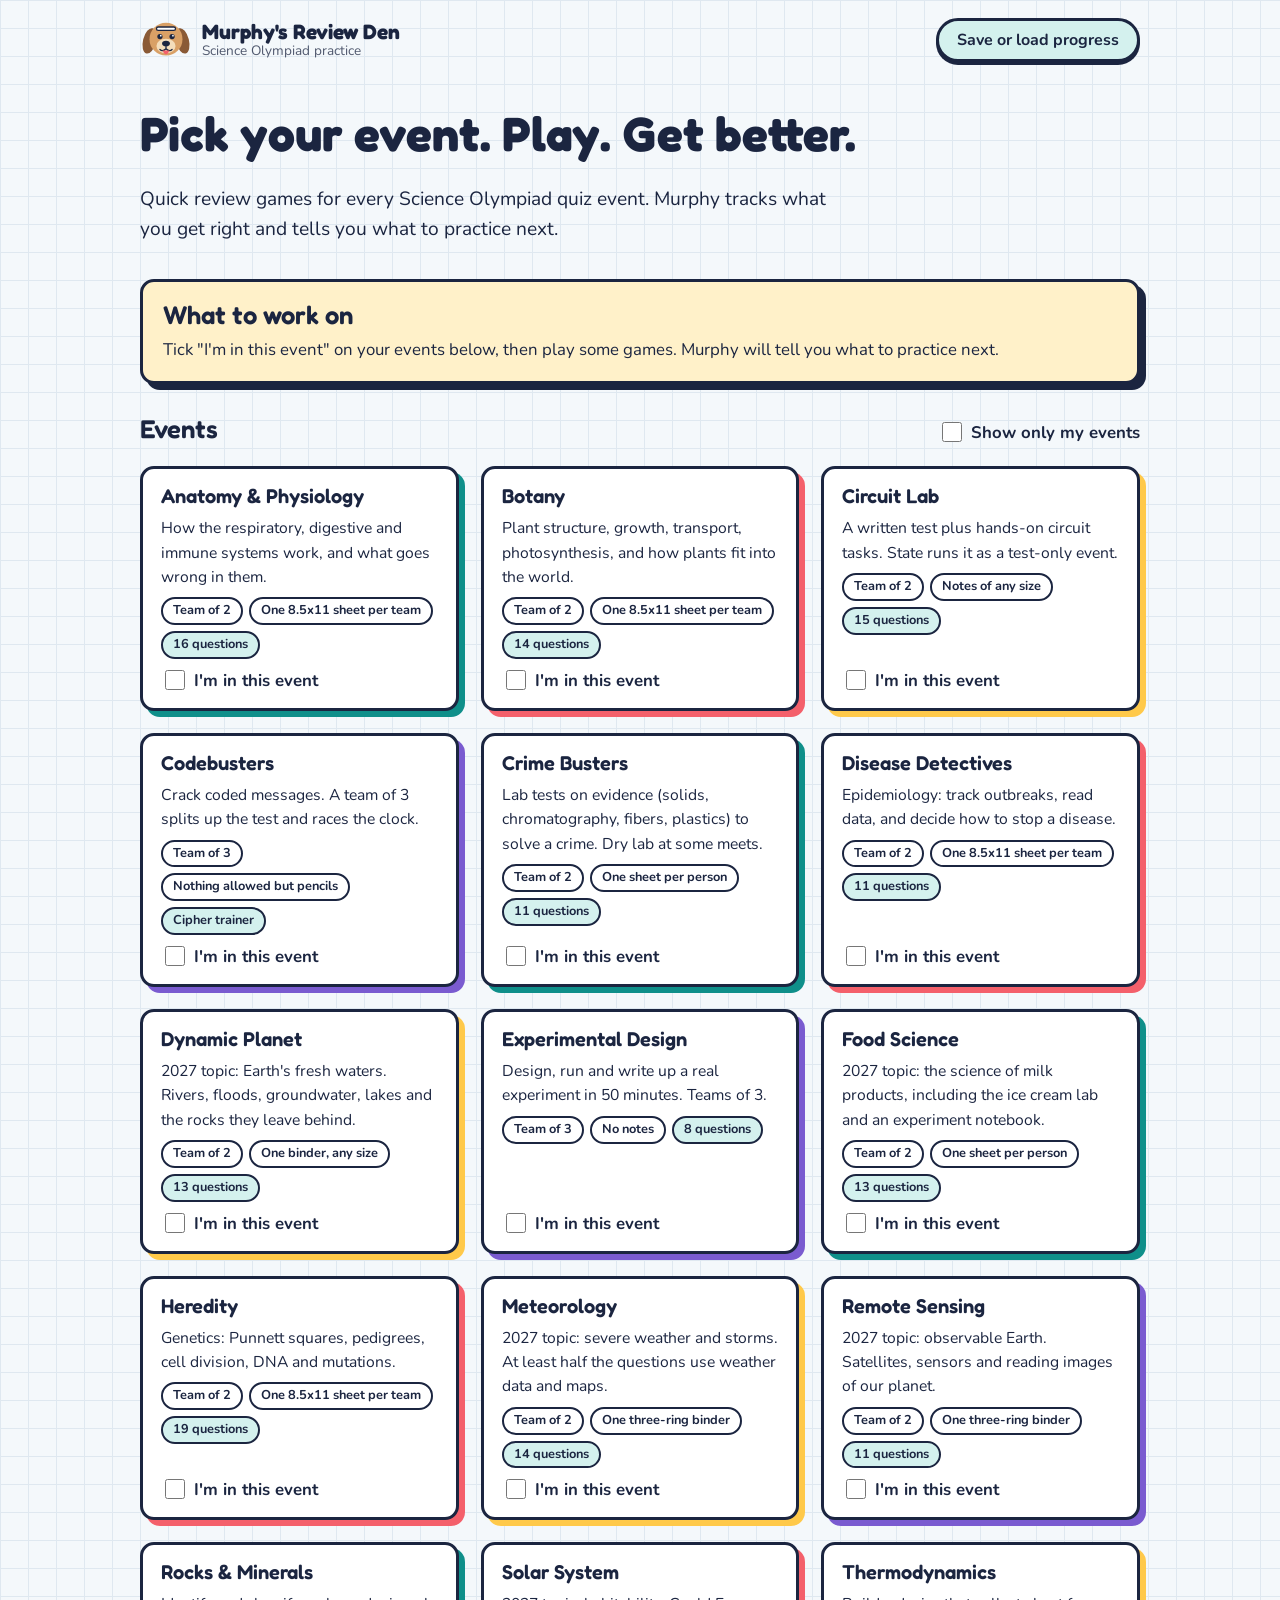
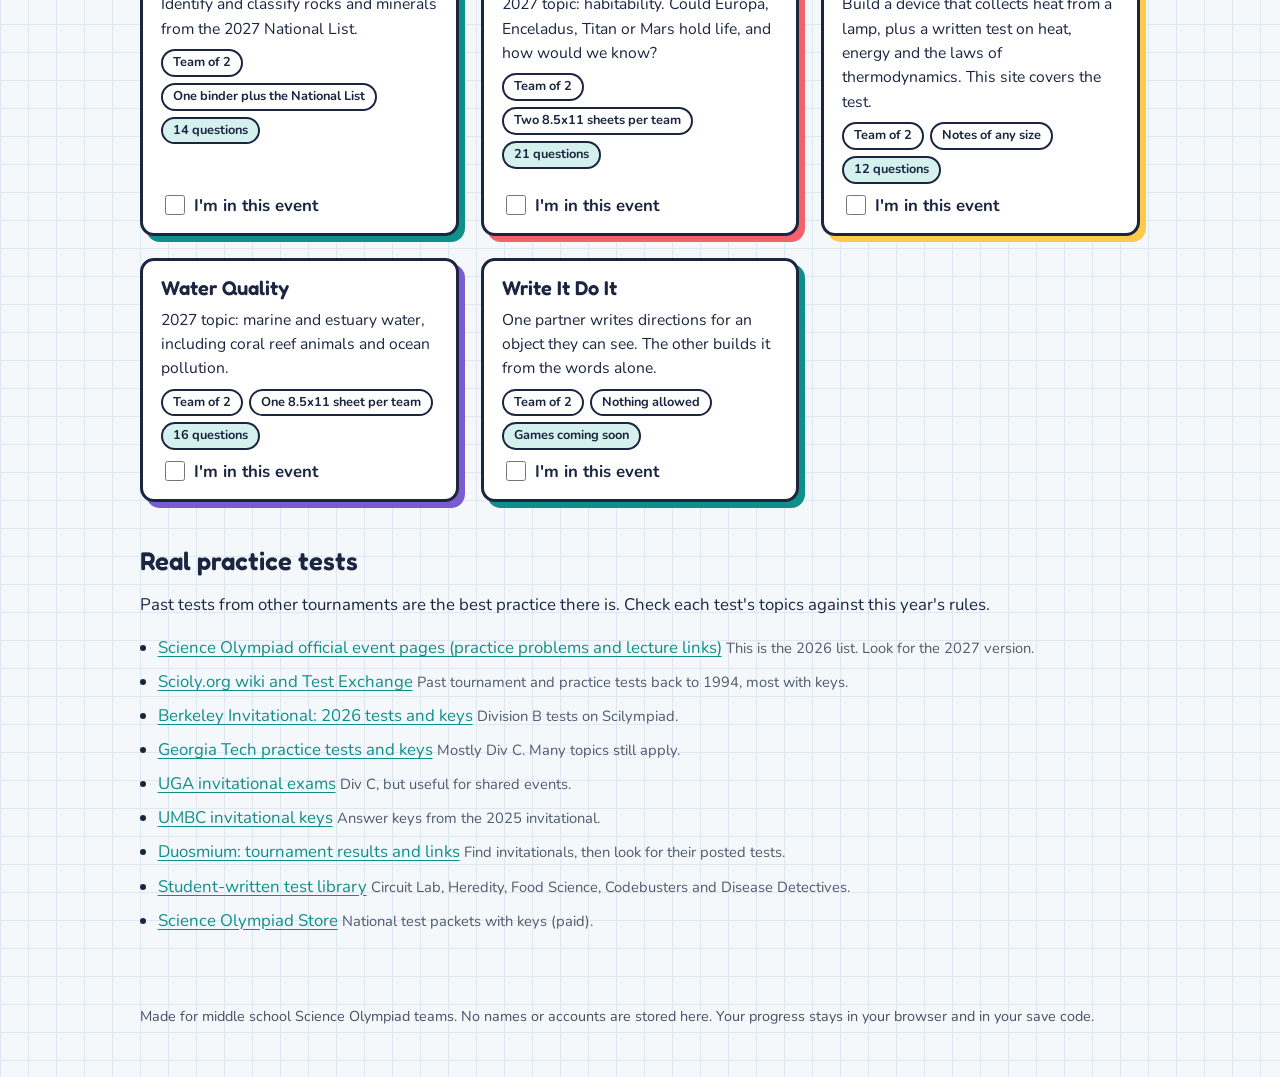
<file: index.html>
<!doctype html>
<html lang="en">
<head>
<meta charset="utf-8">
<meta name="viewport" content="width=device-width, initial-scale=1">
<title>Murphy's Review Den - Science Olympiad practice</title>
<meta name="description" content="Review games and practice for Science Olympiad Division B quiz events.">
<link rel="preconnect" href="https://fonts.googleapis.com">
<link rel="preconnect" href="https://fonts.gstatic.com" crossorigin>
<link href="https://fonts.googleapis.com/css2?family=Fredoka:wght@500;600;700&family=Nunito:wght@400;600;800&display=swap" rel="stylesheet">
<link rel="stylesheet" href="css/style.css">
</head>
<body>
<a class="skip" href="#main">Skip to content</a>
<header id="top"></header>
<main id="main">
  <section class="hero">
    <h1>Pick your event. Play. Get better.</h1>
    <p class="lede">Quick review games for every Science Olympiad quiz event. Murphy tracks what you get right and tells you what to practice next.</p>
  </section>

  <section id="plan" class="plan" aria-live="polite"></section>

  <section>
    <div class="grid-head">
      <h2>Events</h2>
      <label class="filter"><input type="checkbox" id="only-mine"> Show only my events</label>
    </div>
    <div id="grid" class="grid"></div>
  </section>

  <section class="linksec">
    <h2>Real practice tests</h2>
    <p>Past tests from other tournaments are the best practice there is. Check each test's topics against this year's rules.</p>
    <ul id="links" class="linklist"></ul>
  </section>
</main>
<footer>
  <p>Made for middle school Science Olympiad teams. No names or accounts are stored here. Your progress stays in your browser and in your save code.</p>
</footer>
<script src="data/events.js"></script>
<script src="data/questions.js"></script>
<script src="data/questions_bay.js"></script>
<script src="data/meet.js"></script>
<script src="js/store.js"></script>
<script src="js/ui.js"></script>
<script src="js/games.js"></script>
<script src="js/home.js"></script>
</body>
</html>
</file>
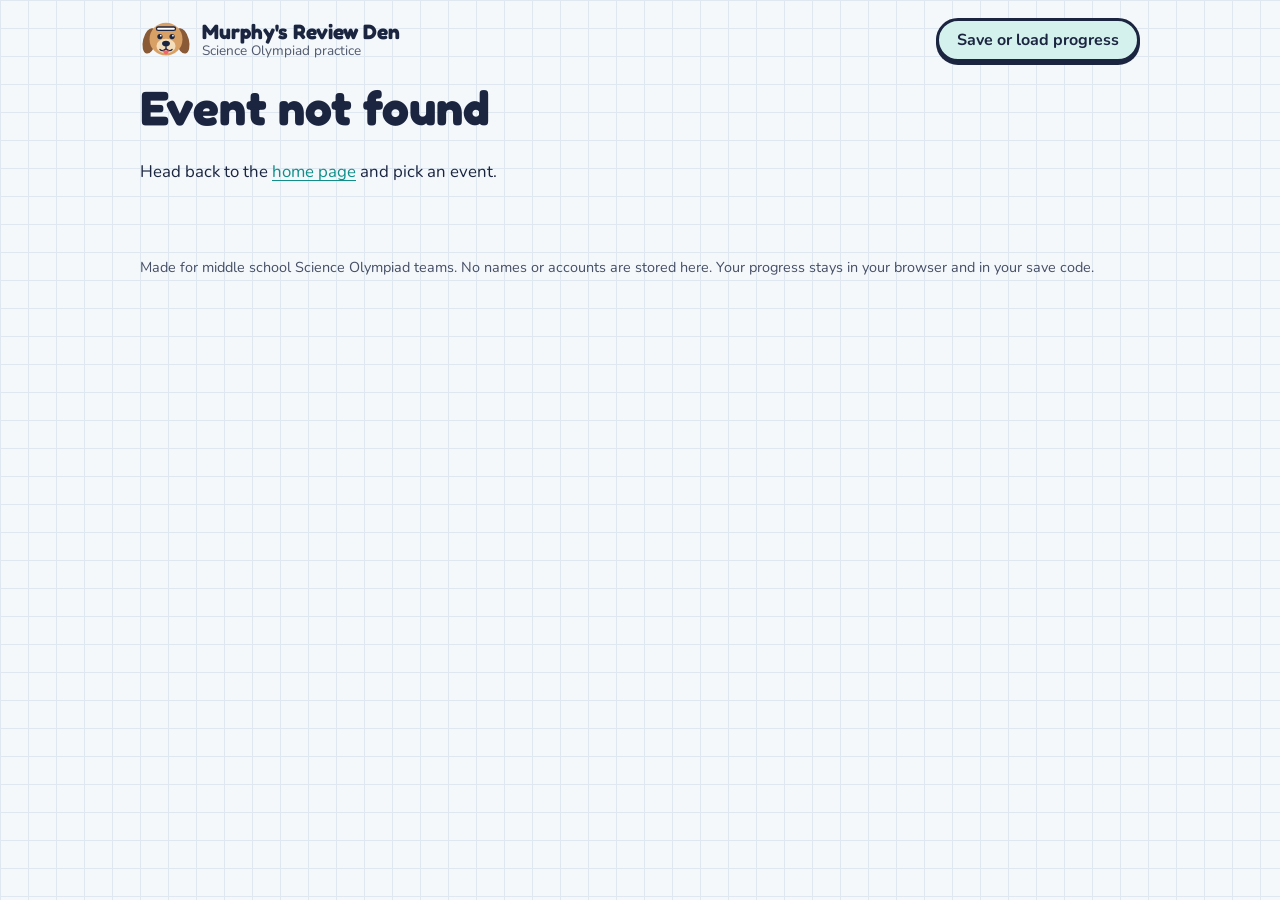
<file: event.html>
<!doctype html>
<html lang="en">
<head>
<meta charset="utf-8">
<meta name="viewport" content="width=device-width, initial-scale=1">
<title>Event - Murphy's Review Den</title>
<link rel="preconnect" href="https://fonts.googleapis.com">
<link rel="preconnect" href="https://fonts.gstatic.com" crossorigin>
<link href="https://fonts.googleapis.com/css2?family=Fredoka:wght@500;600;700&family=Nunito:wght@400;600;800&display=swap" rel="stylesheet">
<link rel="stylesheet" href="css/style.css">
</head>
<body>
<a class="skip" href="#main">Skip to content</a>
<header id="top"></header>
<main id="main"><div id="event"></div></main>
<footer>
  <p>Made for middle school Science Olympiad teams. No names or accounts are stored here. Your progress stays in your browser and in your save code.</p>
</footer>
<script src="data/events.js"></script>
<script src="data/questions.js"></script>
<script src="data/questions_bay.js"></script>
<script src="data/meet.js"></script>
<script src="js/store.js"></script>
<script src="js/ui.js"></script>
<script src="js/games.js"></script>
<script src="js/event.js"></script>
</body>
</html>
</file>
<file: css/style.css>
:root {
  --ink: #1b2540;
  --paper: #f4f8fb;
  --grid: #dfe8f0;
  --teal: #0f8f8a;
  --teal-soft: #d4f1ee;
  --coral: #f4606b;
  --coral-soft: #fde0e2;
  --sun: #ffc94a;
  --sun-soft: #fff1c9;
  --grape: #7a5bd0;
  --grape-soft: #e8e0fa;
  --good: #1f8a4c;
  --bad: #c0392b;
  --radius: 14px;
  --head: 'Fredoka', 'Trebuchet MS', 'Segoe UI', sans-serif;
  --body: 'Nunito', 'Segoe UI', system-ui, sans-serif;
}
* { box-sizing: border-box; }
html { -webkit-text-size-adjust: 100%; }
body {
  margin: 0; color: var(--ink); font: 400 1.05rem/1.55 var(--body);
  background-color: var(--paper);
  background-image: linear-gradient(var(--grid) 1px, transparent 1px), linear-gradient(90deg, var(--grid) 1px, transparent 1px);
  background-size: 28px 28px;
}
main, footer, #top { max-width: 1040px; margin: 0 auto; padding: 0 20px; }
main { padding-bottom: 40px; }
h1, h2, h3, h4 { font-family: var(--head); line-height: 1.15; margin: 0 0 .5em; }
h1 { font-size: clamp(2rem, 5vw, 3rem); font-weight: 700; }
h2 { font-size: 1.6rem; font-weight: 600; }
h3 { font-size: 1.25rem; font-weight: 600; }
a { color: var(--teal); text-underline-offset: 3px; }
a:hover { color: var(--ink); }
:focus-visible { outline: 3px solid var(--grape); outline-offset: 2px; border-radius: 6px; }
.skip { position: absolute; left: -999px; top: 8px; background: var(--ink); color: #fff; padding: 8px 14px; border-radius: 8px; z-index: 10; }
.skip:focus { left: 8px; }

/* header */
#top { display: flex; align-items: center; justify-content: space-between; gap: 12px; padding-top: 14px; padding-bottom: 14px; flex-wrap: wrap; }
.brand { display: flex; align-items: center; gap: 10px; text-decoration: none; color: var(--ink); }
.brand-dog { width: 52px; height: 52px; }
.brand-text { display: flex; flex-direction: column; line-height: 1.1; }
.brand-text strong { font-family: var(--head); font-size: 1.3rem; }
.brand-text small { font-size: .85rem; opacity: .75; }
.murphy { display: inline-block; }
.murphy svg { width: 100%; height: 100%; display: block; }
.murphy.big { width: 96px; height: 96px; }

/* buttons */
.btn {
  font: 700 1rem var(--body); color: var(--ink); background: #fff; cursor: pointer; text-decoration: none;
  border: 3px solid var(--ink); border-radius: 999px; padding: 8px 18px; min-height: 44px;
  display: inline-flex; align-items: center; justify-content: center;
  box-shadow: 0 3px 0 var(--ink); transition: transform .08s, box-shadow .08s;
}
.btn:hover { transform: translateY(1px); box-shadow: 0 2px 0 var(--ink); color: var(--ink); }
.btn:active { transform: translateY(3px); box-shadow: 0 0 0 var(--ink); }
.btn:disabled { opacity: .45; cursor: not-allowed; box-shadow: none; transform: none; }
.btn-go { background: var(--sun); }
.btn-save { background: var(--teal-soft); }
.btn-quiet { background: transparent; box-shadow: none; border-width: 2px; }
.btn-quiet:hover { box-shadow: none; background: #fff; }
.btn-small { padding: 4px 14px; min-height: 36px; font-size: .92rem; }
.linklike { background: none; border: 0; padding: 0; font: inherit; color: var(--teal); text-decoration: underline; cursor: pointer; }

/* home */
.hero { padding: 26px 0 8px; }
.lede { font-size: 1.2rem; max-width: 60ch; margin: 0 0 8px; }
.plan {
  background: var(--sun-soft); border: 3px solid var(--ink); border-radius: var(--radius);
  padding: 18px 20px; margin: 18px 0 30px; box-shadow: 6px 6px 0 var(--ink);
}
.plan h2 { margin-bottom: 8px; }
.plan p { margin: 0; }
.next-list { list-style: none; margin: 0; padding: 0; display: grid; gap: 8px; }
.next-list li { display: flex; align-items: center; justify-content: space-between; gap: 12px; flex-wrap: wrap; }
.grid-head { display: flex; align-items: baseline; justify-content: space-between; gap: 12px; flex-wrap: wrap; }
.filter { font-weight: 700; cursor: pointer; }
.filter input, .mine input { width: 20px; height: 20px; vertical-align: -4px; accent-color: var(--teal); margin-right: 4px; }
.grid { display: grid; grid-template-columns: repeat(auto-fill, minmax(290px, 1fr)); gap: 22px; margin-top: 10px; }
.card {
  background: #fff; border: 3px solid var(--ink); border-radius: var(--radius); padding: 16px 18px 14px;
  display: flex; flex-direction: column; gap: 8px; position: relative;
}
.card h3 { margin: 0; }
.card h3 a { color: var(--ink); text-decoration: none; }
.card h3 a::after { content: ''; position: absolute; inset: 0; }
.card:hover { transform: translateY(-2px); }
.card .mine { position: relative; z-index: 1; margin-top: auto; }
.c-teal { box-shadow: 6px 6px 0 var(--teal); }
.c-coral { box-shadow: 6px 6px 0 var(--coral); }
.c-sun { box-shadow: 6px 6px 0 var(--sun); }
.c-grape { box-shadow: 6px 6px 0 var(--grape); }
.sum { margin: 0; font-size: .98rem; }
.badges { margin: 0; display: flex; flex-wrap: wrap; gap: 6px; }
.pill { font-size: .8rem; font-weight: 700; padding: 2px 10px; border: 2px solid var(--ink); border-radius: 999px; background: #fff; }
.pill.soft { background: var(--teal-soft); }
.mine { font-weight: 700; cursor: pointer; }
.empty { grid-column: 1/-1; }
.linksec { margin-top: 44px; }
.linklist { padding-left: 1.1rem; display: grid; gap: 8px; }
.note { opacity: .75; font-size: .92rem; }
footer { padding-bottom: 36px; font-size: .9rem; opacity: .8; }

/* event page */
.crumb { margin: 16px 0 6px; }
.tabs { display: flex; gap: 6px; flex-wrap: wrap; margin: 20px 0 0; border-bottom: 3px solid var(--ink); }
.tab {
  font: 700 1rem var(--body); color: var(--ink); background: #fff; border: 3px solid var(--ink); border-bottom: 0;
  border-radius: 12px 12px 0 0; padding: 8px 16px; min-height: 44px; cursor: pointer; margin-bottom: -3px;
}
.tab.on { background: var(--teal-soft); }
.panel { background: #fff; border: 3px solid var(--ink); border-top: 0; border-radius: 0 0 var(--radius) var(--radius); padding: 22px; }
.panel[hidden] { display: none; }
.panel h2 { font-size: 1.4rem; }
.gmenu { display: grid; grid-template-columns: repeat(auto-fill, minmax(220px, 1fr)); gap: 16px; }
.gcard {
  text-align: left; font: inherit; color: var(--ink); background: var(--sun-soft); border: 3px solid var(--ink); border-radius: var(--radius);
  padding: 14px 16px; cursor: pointer; display: flex; flex-direction: column; gap: 4px; box-shadow: 4px 4px 0 var(--ink); min-height: 96px;
}
.gcard:nth-child(2) { background: var(--coral-soft); }
.gcard:nth-child(3) { background: var(--grape-soft); }
.gcard:nth-child(4) { background: var(--teal-soft); }
.gcard:hover { transform: translate(1px, 1px); box-shadow: 3px 3px 0 var(--ink); }
.gcard strong { font-family: var(--head); font-size: 1.15rem; }
.drill { margin-top: 22px; display: flex; flex-wrap: wrap; align-items: center; gap: 10px; }
.drill select { font: inherit; padding: 8px; border: 3px solid var(--ink); border-radius: 10px; max-width: 100%; }
.soon { text-align: center; padding: 18px 0; }
.soon .murphy { margin: 0 auto 8px; }
.lede { margin-top: 0; }
.stage { margin-top: 0; }
.row { display: flex; flex-wrap: wrap; gap: 10px; margin: 14px 0 0; }
.row.end { justify-content: flex-end; }

/* game */
.gbar { display: flex; align-items: center; gap: 12px; flex-wrap: wrap; margin-bottom: 14px; }
.gbar h3 { margin: 0; flex: 1 1 200px; }
.gstats { display: flex; gap: 8px; flex-wrap: wrap; }
.chip { font-weight: 800; background: var(--sun-soft); border: 2px solid var(--ink); border-radius: 999px; padding: 2px 12px; white-space: pre; }
.clock { background: var(--coral-soft); font-variant-numeric: tabular-nums; }
.qcard { margin: 6px 0 12px; }
.qtext { font-size: 1.2rem; font-weight: 600; margin: 0 0 12px; }
.choices { display: grid; gap: 10px; }
.choice {
  display: flex; gap: 12px; align-items: flex-start; text-align: left; font: inherit; color: var(--ink); background: #fff;
  border: 3px solid var(--ink); border-radius: 12px; padding: 10px 14px; cursor: pointer; min-height: 48px;
}
.choice:hover:not(:disabled) { background: var(--teal-soft); }
.choice.picked { background: var(--sun); }
.choice.right { background: #d5f3df; border-color: var(--good); }
.choice.wrong { background: var(--coral-soft); border-color: var(--bad); }
.choice:disabled { cursor: default; color: var(--ink); }
.ckey { flex: none; width: 28px; height: 28px; border-radius: 50%; background: var(--ink); color: #fff; font-weight: 800; display: grid; place-items: center; font-size: .9rem; }
.feedback { display: none; margin-top: 12px; padding: 10px 14px; border-radius: 10px; border: 2px solid var(--ink); background: var(--sun-soft); }
.feedback.show { display: block; }
.feedback.good { background: #d5f3df; border-color: var(--good); }
.feedback.bad { background: var(--coral-soft); border-color: var(--bad); }
.flash { background: var(--teal-soft); border: 3px solid var(--ink); border-radius: var(--radius); padding: 22px; min-height: 160px; box-shadow: 5px 5px 0 var(--ink); }
.cardback { border-top: 3px dashed var(--ink); margin-top: 14px; padding-top: 12px; }
.cardback[hidden], .btn[hidden] { display: none; }
.ans { font-size: 1.15rem; margin: 0 0 6px; }
.why { margin: 0; }
.mgrid { display: grid; grid-template-columns: 1fr 1fr; gap: 16px; }
.mcol { display: grid; gap: 10px; align-content: start; }
.mbtn { font: inherit; text-align: left; color: var(--ink); background: #fff; border: 3px solid var(--ink); border-radius: 12px; padding: 10px 12px; cursor: pointer; min-height: 48px; }
.mbtn.sel { background: var(--sun); }
.mbtn.done { background: #d5f3df; border-color: var(--good); color: var(--ink); opacity: .8; }
.mbtn:disabled { cursor: default; color: var(--ink); }
.shake { animation: shake .35s; border-color: var(--bad); }
@keyframes shake { 25% { transform: translateX(-6px); } 75% { transform: translateX(6px); } }
.hint, .fine { font-size: .92rem; opacity: .85; }
.result { text-align: center; padding: 8px 0; }
.result .murphy { margin: 0 auto 8px; }
.bigscore { font: 700 1.6rem var(--head); margin: 0 0 4px; }
.cheer { margin: 0 0 12px; }
.result .row { justify-content: center; }
.next { max-width: 560px; margin: 14px auto; text-align: left; background: var(--sun-soft); border: 3px solid var(--ink); border-radius: var(--radius); padding: 12px 16px; }
.next h4 { margin: 0 0 6px; }
.exam-list { padding-left: 1.4rem; display: grid; gap: 22px; }
.rv { padding: 10px 14px; border-radius: 12px; border: 3px solid var(--ink); }
.rv.good { background: #e6f7ec; border-color: var(--good); }
.rv.bad { background: #fdecea; border-color: var(--bad); }
.rv p { margin: 4px 0; }
.cipher { font: 800 1.5rem/1.5 ui-monospace, 'Courier New', monospace; letter-spacing: .12em; background: var(--grape-soft); border: 3px solid var(--ink); border-radius: var(--radius); padding: 14px 16px; overflow-wrap: anywhere; }
.alpha { font-family: ui-monospace, 'Courier New', monospace; background: var(--sun-soft); padding: 8px 12px; border-radius: 10px; border: 2px solid var(--ink); overflow-x: auto; }
.cinput { width: 100%; font: 700 1.2rem ui-monospace, 'Courier New', monospace; text-transform: uppercase; padding: 10px 12px; border: 3px solid var(--ink); border-radius: 12px; }

/* progress tab */
.topic-list { list-style: none; padding: 0; margin: 14px 0; display: grid; gap: 14px; }
.tp { border: 3px solid var(--ink); border-radius: 12px; padding: 10px 14px; display: grid; gap: 6px; }
.tp-top { display: flex; justify-content: space-between; gap: 10px; flex-wrap: wrap; }
.tp-name { font-weight: 800; }
.bar { height: 12px; background: var(--grid); border: 2px solid var(--ink); border-radius: 999px; overflow: hidden; }
.bar span { display: block; height: 100%; background: var(--teal); }
.tp.work { background: var(--coral-soft); } .tp.work .bar span { background: var(--coral); }
.tp.more, .tp.new { background: var(--sun-soft); }
.tp.strong { background: #e6f7ec; } .tp.strong .bar span { background: var(--good); }
.tp .btn { justify-self: start; }

/* sheet */
.rules { background: var(--teal-soft); border: 3px solid var(--ink); border-radius: 12px; padding: 12px 16px; }
.planner { padding-left: 1.4rem; display: grid; gap: 14px; }
.lines { height: 54px; margin-top: 4px; background: repeating-linear-gradient(transparent 0 25px, var(--ink) 25px 26px); opacity: .45; }
.tips { padding-left: 1.2rem; }

/* dialog */
.dlg { border: 3px solid var(--ink); border-radius: var(--radius); max-width: 560px; width: calc(100% - 32px); padding: 22px; box-shadow: 8px 8px 0 var(--ink); }
.dlg::backdrop { background: rgba(27, 37, 64, .55); }
.dlg textarea { width: 100%; font: 600 .85rem ui-monospace, 'Courier New', monospace; padding: 8px; border: 3px solid var(--ink); border-radius: 10px; word-break: break-all; }
.dlg label { font-weight: 800; display: block; margin: 8px 0 4px; }
.dlg hr { border: 0; border-top: 2px dashed var(--ink); margin: 16px 0; }
.msg { min-height: 1.4em; font-weight: 700; margin: 8px 0 0; }
.msg.good { color: var(--good); } .msg.bad { color: var(--bad); }

@media (max-width: 560px) {
  .mgrid { grid-template-columns: 1fr; }
  .panel { padding: 16px; }
  .tab { padding: 8px 10px; font-size: .92rem; }
}
@media (prefers-reduced-motion: reduce) { * { animation: none !important; transition: none !important; } }
@media print {
  body { background: #fff; }
  #top, footer, .tabs, .crumb, .mine, .no-print, .skip, .badges, .lede, #event > h1 + p { display: none !important; }
  .panel { border: 0; padding: 0; }
  .panel[hidden] { display: none !important; }
  .lines { opacity: 1; }
}
</file>
